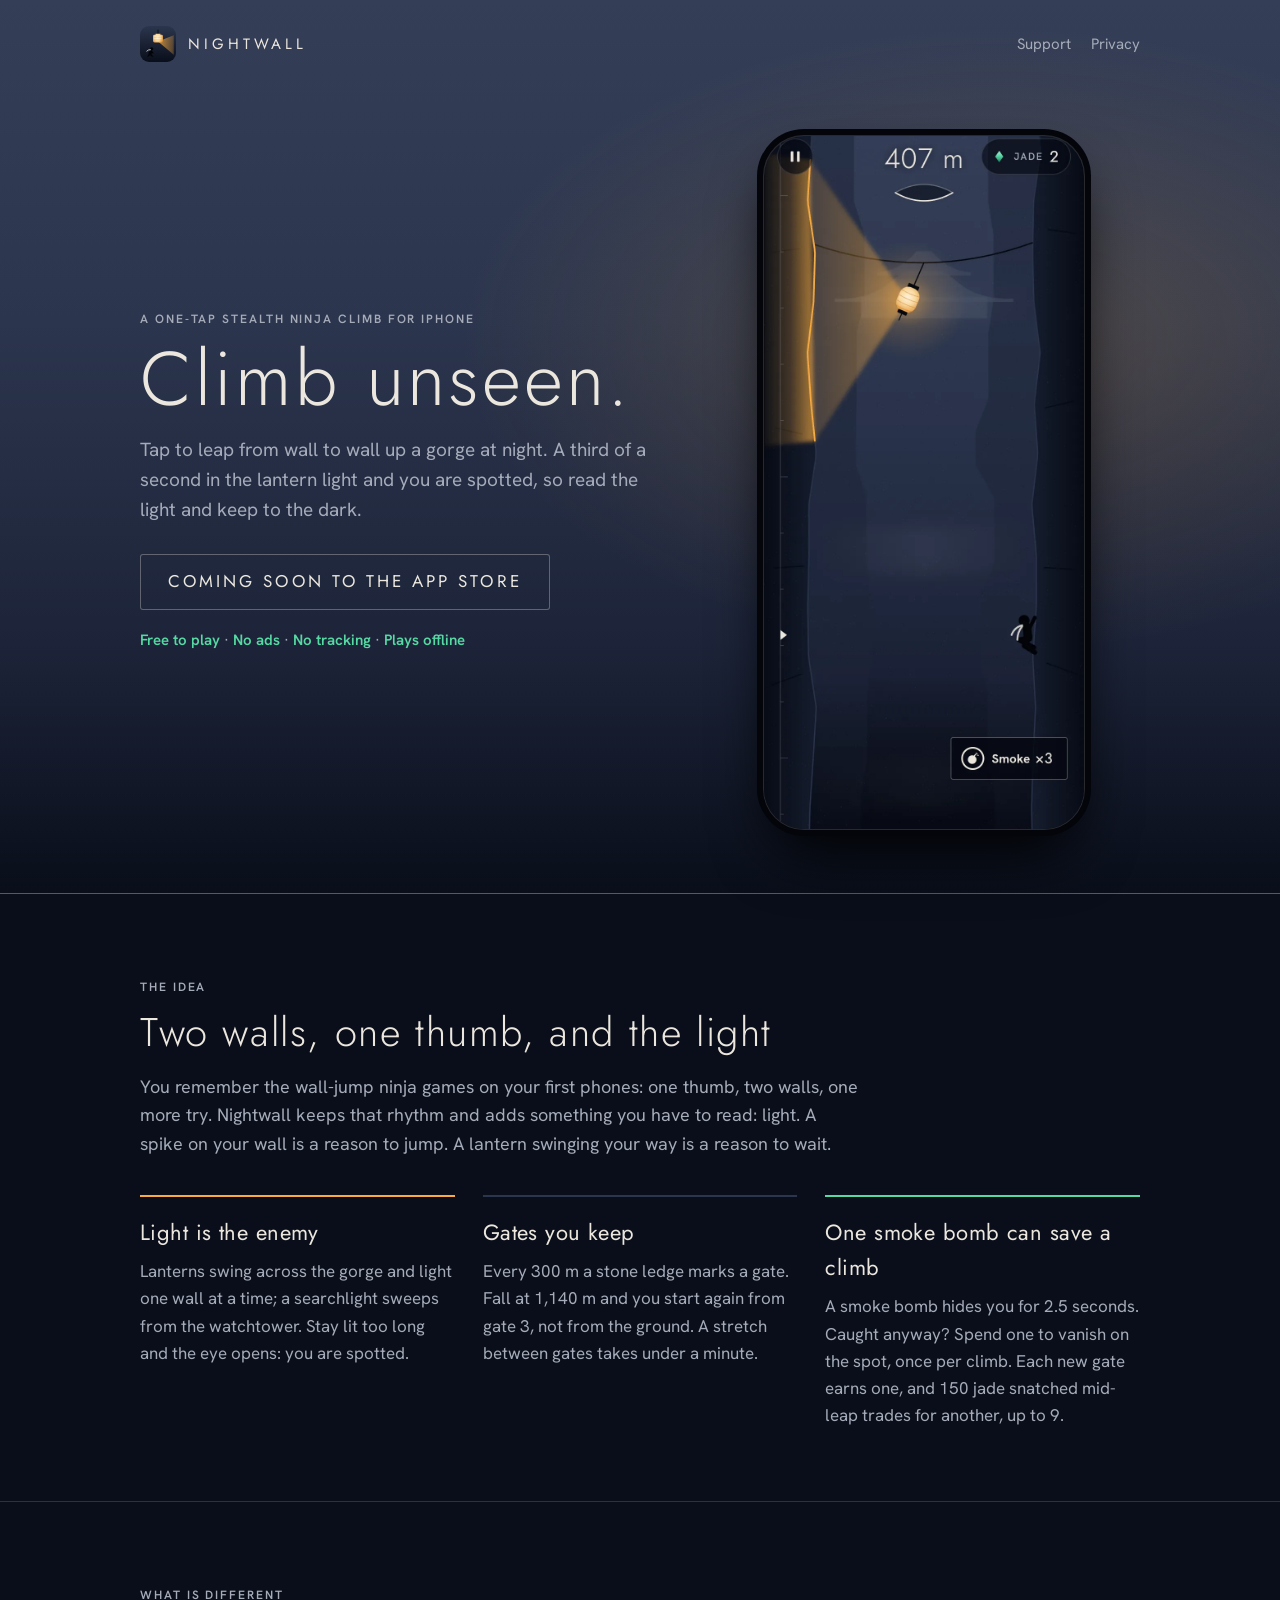
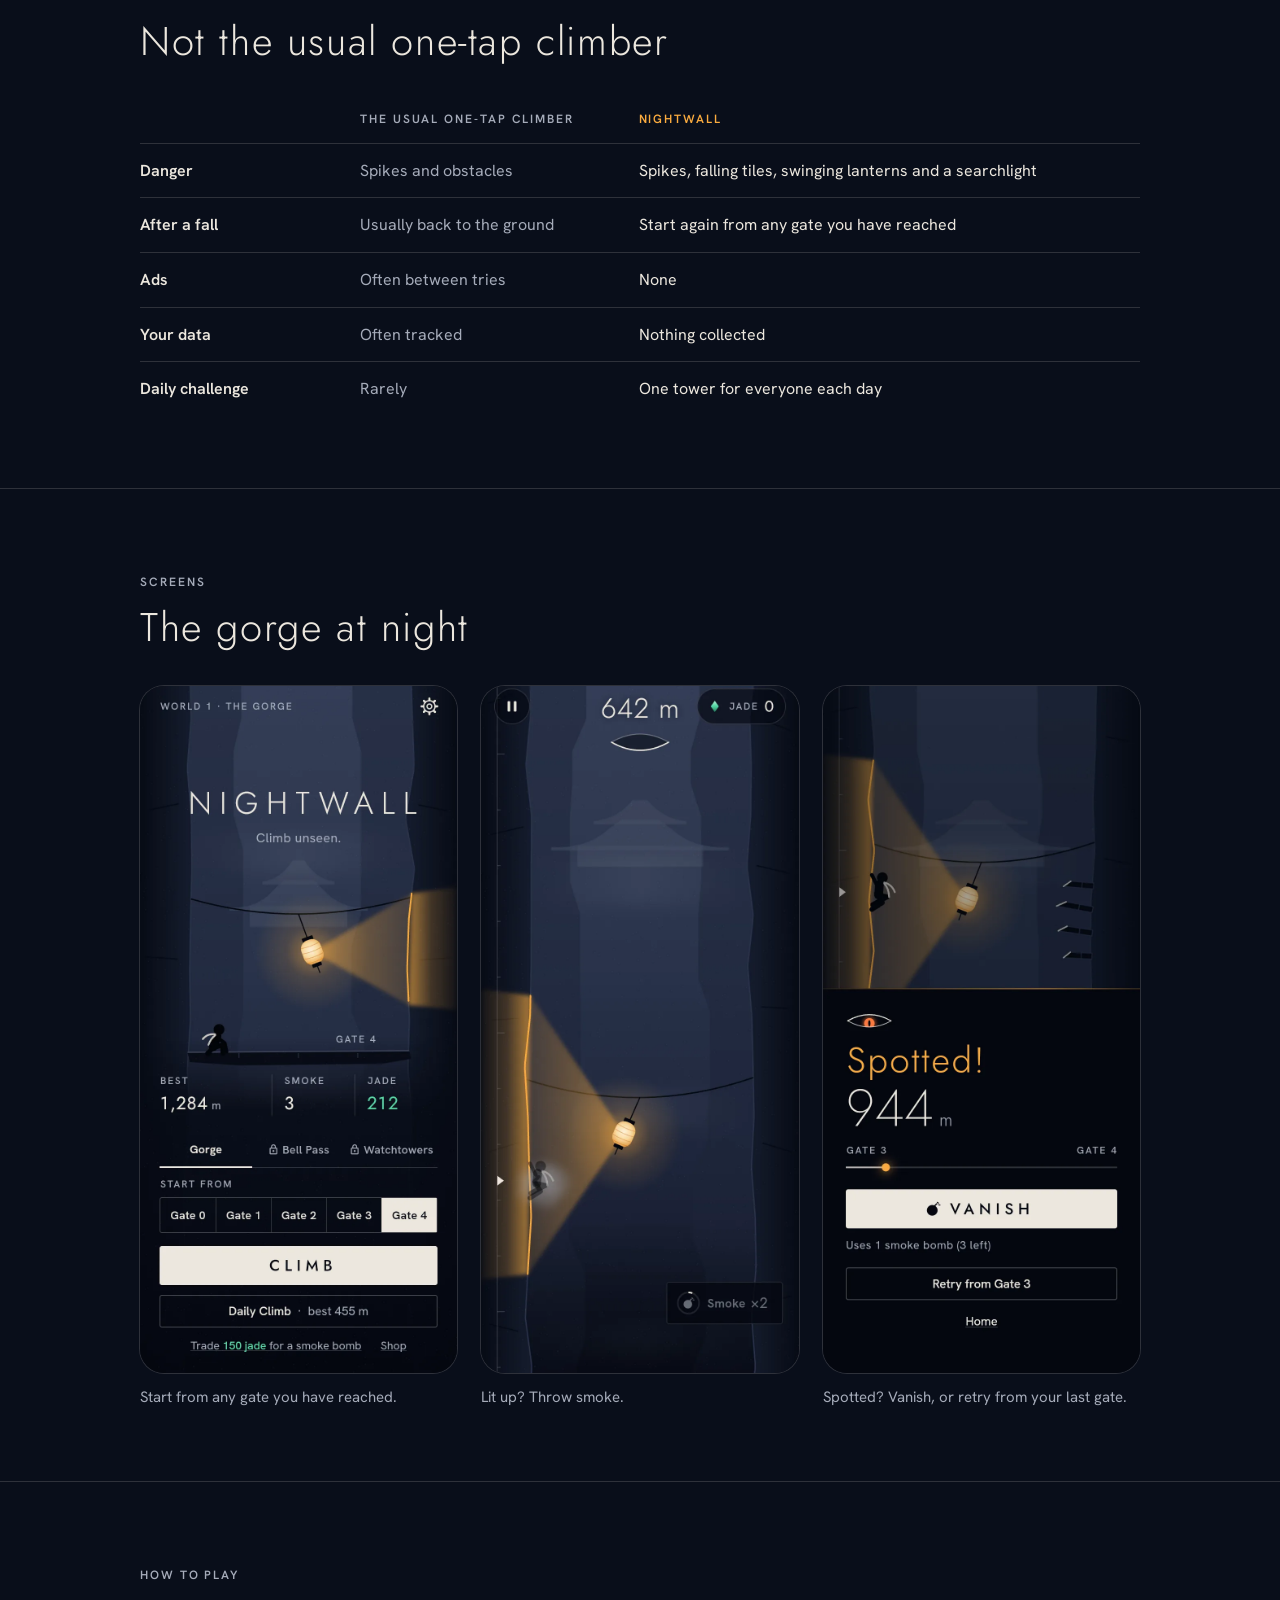
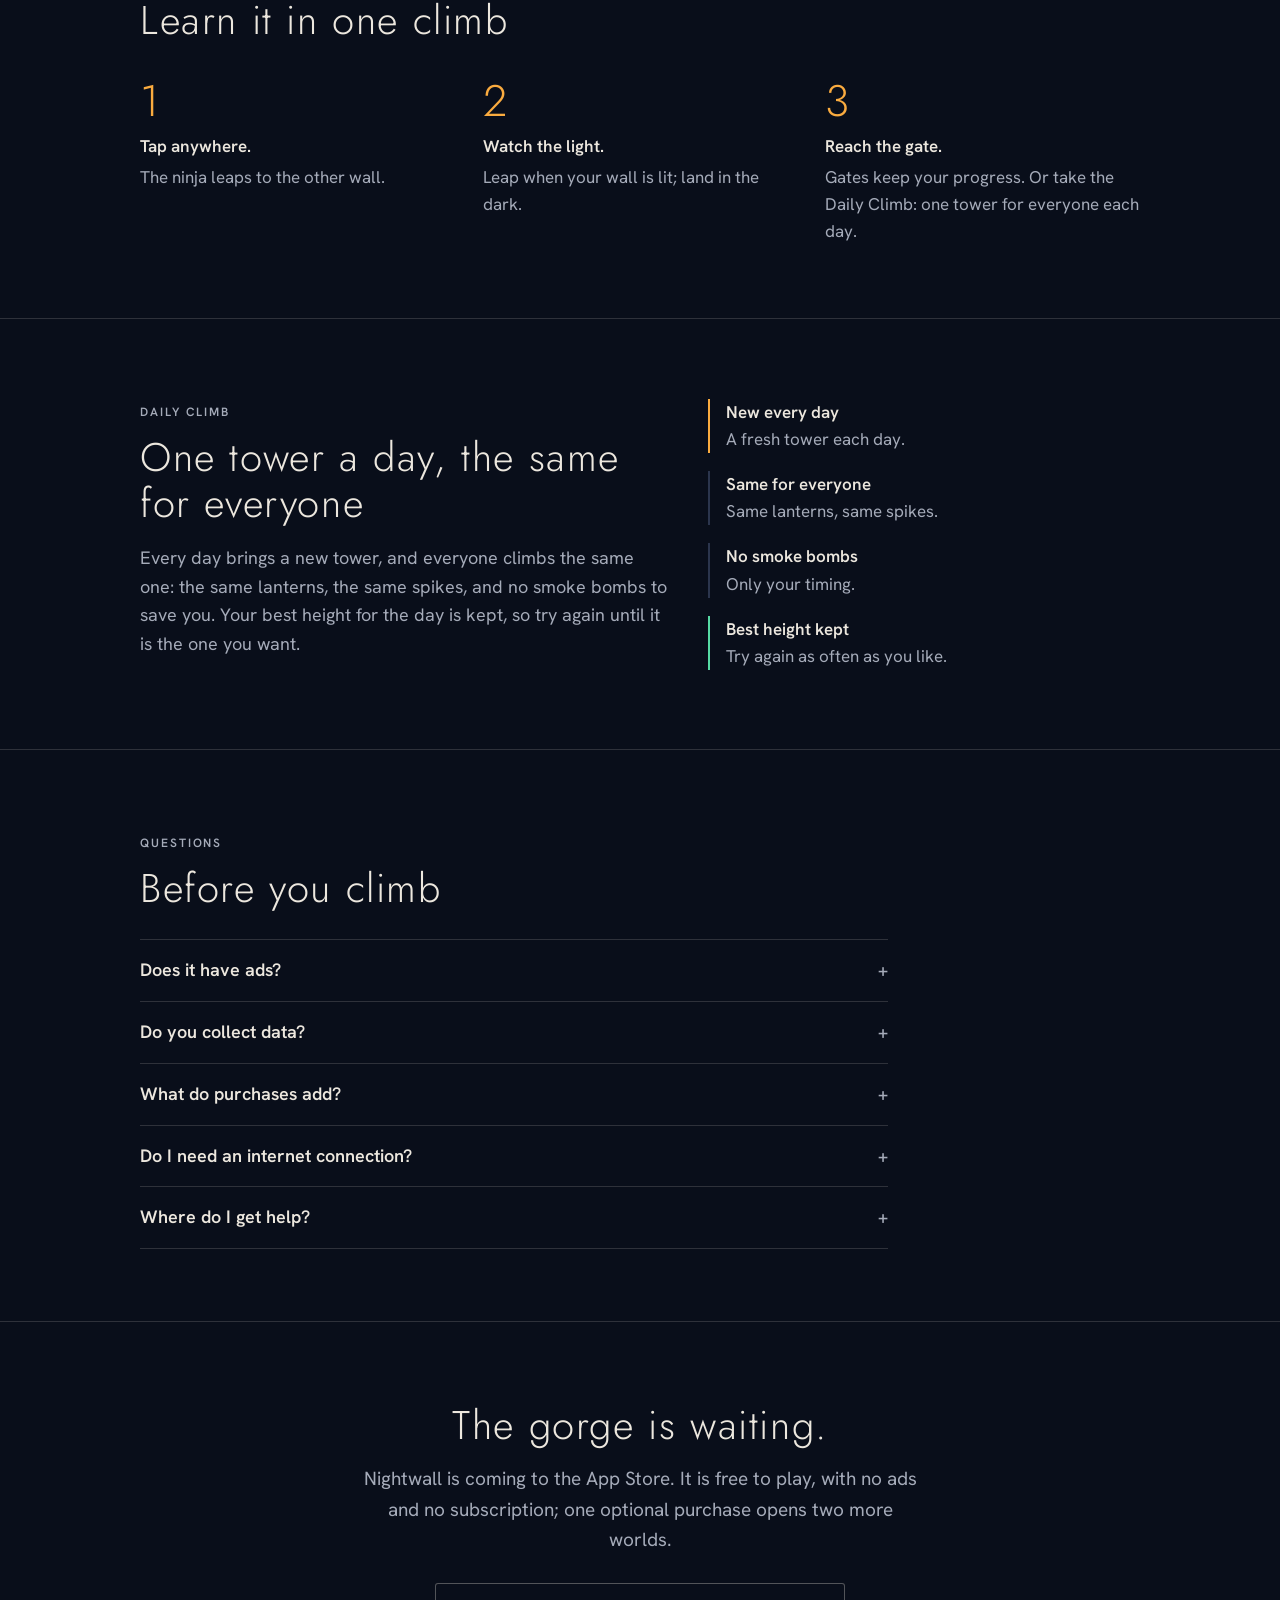
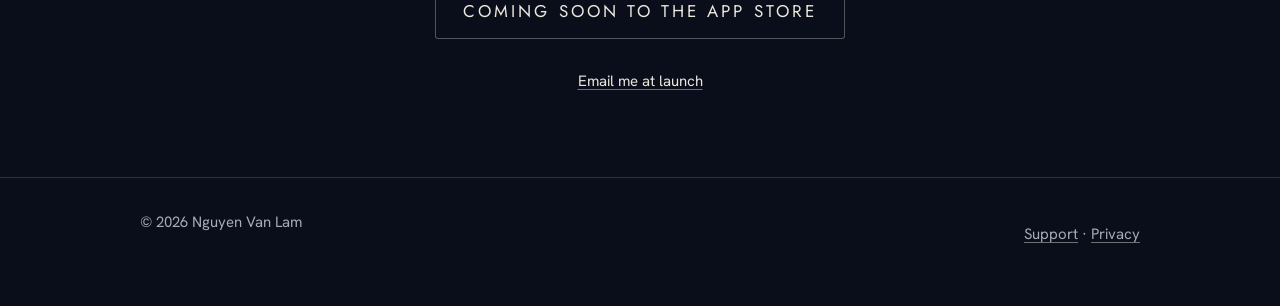
<file: index.html>
<!doctype html>
<html lang="en">
<head>
<meta charset="utf-8">
<meta name="viewport" content="width=device-width, initial-scale=1">
<title>Nightwall: Stealth Ninja Climb for iPhone — Climb unseen.</title>
<meta name="description" content="A one-tap stealth ninja climb for iPhone. Leap between cliff walls up a gorge at night and stay out of the lantern light. No ads, no tracking, plays offline.">
<link rel="canonical" href="https://nguyenvanlamm.github.io/nightwall-site/">
<link rel="alternate" type="text/markdown" href="index.html.md">
<link rel="describedby" href="llms.txt">
<link rel="icon" href="assets/img/favicon.svg" type="image/svg+xml">
<link rel="apple-touch-icon" href="assets/img/apple-touch-icon.png">
<meta name="theme-color" content="#090e1a">
<meta property="og:type" content="website">
<meta property="og:site_name" content="Nightwall">
<meta property="og:locale" content="en_US">
<meta property="og:title" content="Nightwall: Stealth Ninja Climb · Climb unseen.">
<meta property="og:description" content="A one-tap ninja climb through a gorge at night. Stay out of the lantern light. No ads, no tracking, plays offline.">
<meta property="og:url" content="https://nguyenvanlamm.github.io/nightwall-site/">
<meta property="og:image" content="https://nguyenvanlamm.github.io/nightwall-site/assets/img/share-card.jpg">
<meta property="og:image:width" content="1200">
<meta property="og:image:height" content="630">
<meta property="og:image:alt" content="Nightwall: Climb unseen. A ninja clings to the dark wall of a night gorge while a lantern lights the other wall.">
<meta name="twitter:card" content="summary_large_image">
<link rel="stylesheet" href="assets/site.css">
<script type="application/ld+json">
{
  "@context": "https://schema.org",
  "@graph": [
    {
      "@type": "WebSite",
      "@id": "https://nguyenvanlamm.github.io/nightwall-site/#website",
      "name": "Nightwall",
      "url": "https://nguyenvanlamm.github.io/nightwall-site/",
      "inLanguage": "en",
      "publisher": {
        "@id": "https://nguyenvanlamm.github.io/nightwall-site/#author"
      }
    },
    {
      "@type": "Person",
      "@id": "https://nguyenvanlamm.github.io/nightwall-site/#author",
      "name": "Nguyen Van Lam"
    },
    {
      "@type": "VideoGame",
      "@id": "https://nguyenvanlamm.github.io/nightwall-site/#game",
      "name": "Nightwall",
      "alternateName": "Nightwall: Stealth Ninja Climb",
      "description": "A one-tap stealth ninja climbing game: leap from wall to wall up a gorge at night and stay out of the lantern light. Gates every 300 meters, a Daily Climb, smoke bombs. No ads, no tracking, plays offline.",
      "url": "https://nguyenvanlamm.github.io/nightwall-site/",
      "image": "https://nguyenvanlamm.github.io/nightwall-site/assets/img/share-card.jpg",
      "screenshot": [
        "https://nguyenvanlamm.github.io/nightwall-site/assets/img/game.webp",
        "https://nguyenvanlamm.github.io/nightwall-site/assets/img/spotted.webp",
        "https://nguyenvanlamm.github.io/nightwall-site/assets/img/home.webp"
      ],
      "gamePlatform": "iPhone",
      "operatingSystem": "iOS 15 or later",
      "applicationCategory": "GameApplication",
      "genre": [
        "Arcade",
        "Action"
      ],
      "playMode": "SinglePlayer",
      "inLanguage": "en",
      "isAccessibleForFree": true,
      "author": {
        "@id": "https://nguyenvanlamm.github.io/nightwall-site/#author"
      },
      "publisher": {
        "@id": "https://nguyenvanlamm.github.io/nightwall-site/#author"
      }
    },
    {
      "@type": "FAQPage",
      "@id": "https://nguyenvanlamm.github.io/nightwall-site/#faq",
      "isPartOf": {
        "@id": "https://nguyenvanlamm.github.io/nightwall-site/#website"
      },
      "mainEntity": [
        {
          "@type": "Question",
          "name": "Does it have ads?",
          "acceptedAnswer": {
            "@type": "Answer",
            "text": "No. There are no ads anywhere in Nightwall, and no ad-based rewards."
          }
        },
        {
          "@type": "Question",
          "name": "Do you collect data?",
          "acceptedAnswer": {
            "@type": "Answer",
            "text": "No. Your progress is stored only on your device. There is no account, no analytics and no tracking. Purchases go through Apple; we never see your payment details."
          }
        },
        {
          "@type": "Question",
          "name": "What do purchases add?",
          "acceptedAnswer": {
            "@type": "Answer",
            "text": "The game is free to play. Full Tower, a one-time purchase, opens two more worlds: The Bell Pass and The Watchtowers. Smoke-bomb packs add 5 or 15 smoke bombs. You can restore purchases on a new device from the settings on the home screen."
          }
        },
        {
          "@type": "Question",
          "name": "Do I need an internet connection?",
          "acceptedAnswer": {
            "@type": "Answer",
            "text": "No. Nightwall plays fully offline. The App Store is only needed to make or restore a purchase."
          }
        },
        {
          "@type": "Question",
          "name": "Where do I get help?",
          "acceptedAnswer": {
            "@type": "Answer",
            "text": "See the support page, or write to lamnv260398@gmail.com."
          }
        }
      ]
    }
  ]
}
</script>
</head>
<body>
<header class="hero">
  <div class="wrap">
    <div class="top">
      <a class="brand" href="./"><img src="assets/img/icon.svg" alt="" width="36" height="36"><span>NIGHTWALL</span></a>
      <nav><a href="support.html">Support</a><a href="privacy.html">Privacy</a></nav>
    </div>
    <div class="hero-grid">
      <div>
        <p class="caps">A one-tap stealth ninja climb for iPhone</p>
        <h1>Climb unseen.</h1>
        <p class="lede">Tap to leap from wall to wall up a gorge at night. A third of a second in the lantern light and you are spotted, so read the light and keep to the dark.</p>
        <a class="cta" aria-disabled="true">Coming soon to the App Store</a>
        <p class="trust"><b>Free to play</b> · <b>No ads</b> · <b>No tracking</b> · <b>Plays offline</b></p>
      </div>
      <div class="phone"><img src="assets/img/game.webp" width="780" height="1688" alt="Nightwall gameplay: the ninja clings to the dark wall while a lantern lights the opposite wall; the height reads 407 m and the detection eye is closed."></div>
    </div>
  </div>
</header>

<main>
  <section>
    <div class="wrap">
      <p class="caps">The idea</p>
      <h2>Two walls, one thumb, and the light</h2>
      <p class="intro">You remember the wall-jump ninja games on your first phones: one thumb, two walls, one more try. Nightwall keeps that rhythm and adds something you have to read: light. A spike on your wall is a reason to jump. A lantern swinging your way is a reason to wait.</p>
      <div class="features">
        <div class="feature light">
          <h3>Light is the enemy</h3>
          <p>Lanterns swing across the gorge and light one wall at a time; a searchlight sweeps from the watchtower. Stay lit too long and the eye opens: you are spotted.</p>
        </div>
        <div class="feature">
          <h3>Gates you keep</h3>
          <p>Every 300 m a stone ledge marks a gate. Fall at 1,140 m and you start again from gate 3, not from the ground. A stretch between gates takes under a minute.</p>
        </div>
        <div class="feature jade">
          <h3>One smoke bomb can save a climb</h3>
          <p>A smoke bomb hides you for 2.5 seconds. Caught anyway? Spend one to vanish on the spot, once per climb. Each new gate earns one, and 150 jade snatched mid-leap trades for another, up to 9.</p>
        </div>
      </div>
    </div>
  </section>

  <section>
    <div class="wrap">
      <p class="caps">What is different</p>
      <h2>Not the usual one-tap climber</h2>
      <div class="compare-wrap">
        <table class="compare">
          <thead><tr><th scope="col"><span class="visually-hidden">Topic</span></th><th scope="col">The usual one-tap climber</th><th scope="col">Nightwall</th></tr></thead>
          <tbody>
            <tr><th scope="row">Danger</th><td>Spikes and obstacles</td><td>Spikes, falling tiles, swinging lanterns and a searchlight</td></tr>
            <tr><th scope="row">After a fall</th><td>Usually back to the ground</td><td>Start again from any gate you have reached</td></tr>
            <tr><th scope="row">Ads</th><td>Often between tries</td><td>None</td></tr>
            <tr><th scope="row">Your data</th><td>Often tracked</td><td>Nothing collected</td></tr>
            <tr><th scope="row">Daily challenge</th><td>Rarely</td><td>One tower for everyone each day</td></tr>
          </tbody>
        </table>
      </div>
    </div>
  </section>

  <section>
    <div class="wrap">
      <p class="caps">Screens</p>
      <h2>The gorge at night</h2>
      <div class="shots">
        <figure><img src="assets/img/home.webp" width="780" height="1688" loading="lazy" alt="Home screen: the title Nightwall over the gorge at gate 4, with best height, smoke bombs, jade and the Climb button."><figcaption>Start from any gate you have reached.</figcaption></figure>
        <figure><img src="assets/img/smoke.webp" width="780" height="1688" loading="lazy" alt="Smoke: the ninja hides in a puff of smoke on the lit wall while the eye stays shut; the Smoke button is cooling down."><figcaption>Lit up? Throw smoke.</figcaption></figure>
        <figure><img src="assets/img/spotted.webp" width="780" height="1688" loading="lazy" alt="Spotted: the ninja caught in amber light, the run ending at 944 m with Vanish and Retry from Gate 3."><figcaption>Spotted? Vanish, or retry from your last gate.</figcaption></figure>
      </div>
    </div>
  </section>

  <section>
    <div class="wrap">
      <p class="caps">How to play</p>
      <h2>Learn it in one climb</h2>
      <ol class="steps">
        <li><b>Tap anywhere.</b><span>The ninja leaps to the other wall.</span></li>
        <li><b>Watch the light.</b><span>Leap when your wall is lit; land in the dark.</span></li>
        <li><b>Reach the gate.</b><span>Gates keep your progress. Or take the Daily Climb: one tower for everyone each day.</span></li>
      </ol>
    </div>
  </section>

  <section>
    <div class="wrap daily">
      <div>
        <p class="caps">Daily Climb</p>
        <h2>One tower a day, the same for everyone</h2>
        <p class="intro">Every day brings a new tower, and everyone climbs the same one: the same lanterns, the same spikes, and no smoke bombs to save you. Your best height for the day is kept, so try again until it is the one you want.</p>
      </div>
      <ul class="facts">
        <li><b>New every day</b><span>A fresh tower each day.</span></li>
        <li><b>Same for everyone</b><span>Same lanterns, same spikes.</span></li>
        <li><b>No smoke bombs</b><span>Only your timing.</span></li>
        <li><b>Best height kept</b><span>Try again as often as you like.</span></li>
      </ul>
    </div>
  </section>

  <section>
    <div class="wrap">
      <p class="caps">Questions</p>
      <h2>Before you climb</h2>
      <div class="faq">
        <details><summary>Does it have ads?</summary><p>No. There are no ads anywhere in Nightwall, and no ad-based rewards.</p></details>
        <details><summary>Do you collect data?</summary><p>No. Your progress is stored only on your device. There is no account, no analytics and no tracking. Purchases go through Apple; we never see your payment details. Read the <a href="privacy.html">privacy policy</a>.</p></details>
        <details><summary>What do purchases add?</summary><p>The game is free to play. Full Tower, a one-time purchase, opens two more worlds: The Bell Pass and The Watchtowers. Smoke-bomb packs add 5 or 15 smoke bombs. You can restore purchases on a new device from the settings on the home screen.</p></details>
        <details><summary>Do I need an internet connection?</summary><p>No. Nightwall plays fully offline. The App Store is only needed to make or restore a purchase.</p></details>
        <details><summary>Where do I get help?</summary><p>See the <a href="support.html">support page</a>, or write to <a href="mailto:lamnv260398@gmail.com">lamnv260398@gmail.com</a>.</p></details>
      </div>
    </div>
  </section>

  <section class="final">
    <div class="wrap">
      <h2>The gorge is waiting.</h2>
      <p class="lede">Nightwall is coming to the App Store. It is free to play, with no ads and no subscription; one optional purchase opens two more worlds.</p>
      <a class="cta" aria-disabled="true">Coming soon to the App Store</a>
      <p class="notify"><a href="mailto:lamnv260398@gmail.com?subject=Tell%20me%20when%20Nightwall%20launches">Email me at launch</a></p>
    </div>
  </section>
</main>

<div class="wrap">
  <footer>
    <span>© 2026 Nguyen Van Lam</span>
    <span><a href="support.html">Support</a> · <a href="privacy.html">Privacy</a></span>
  </footer>
</div>
</body>
</html>
</file>
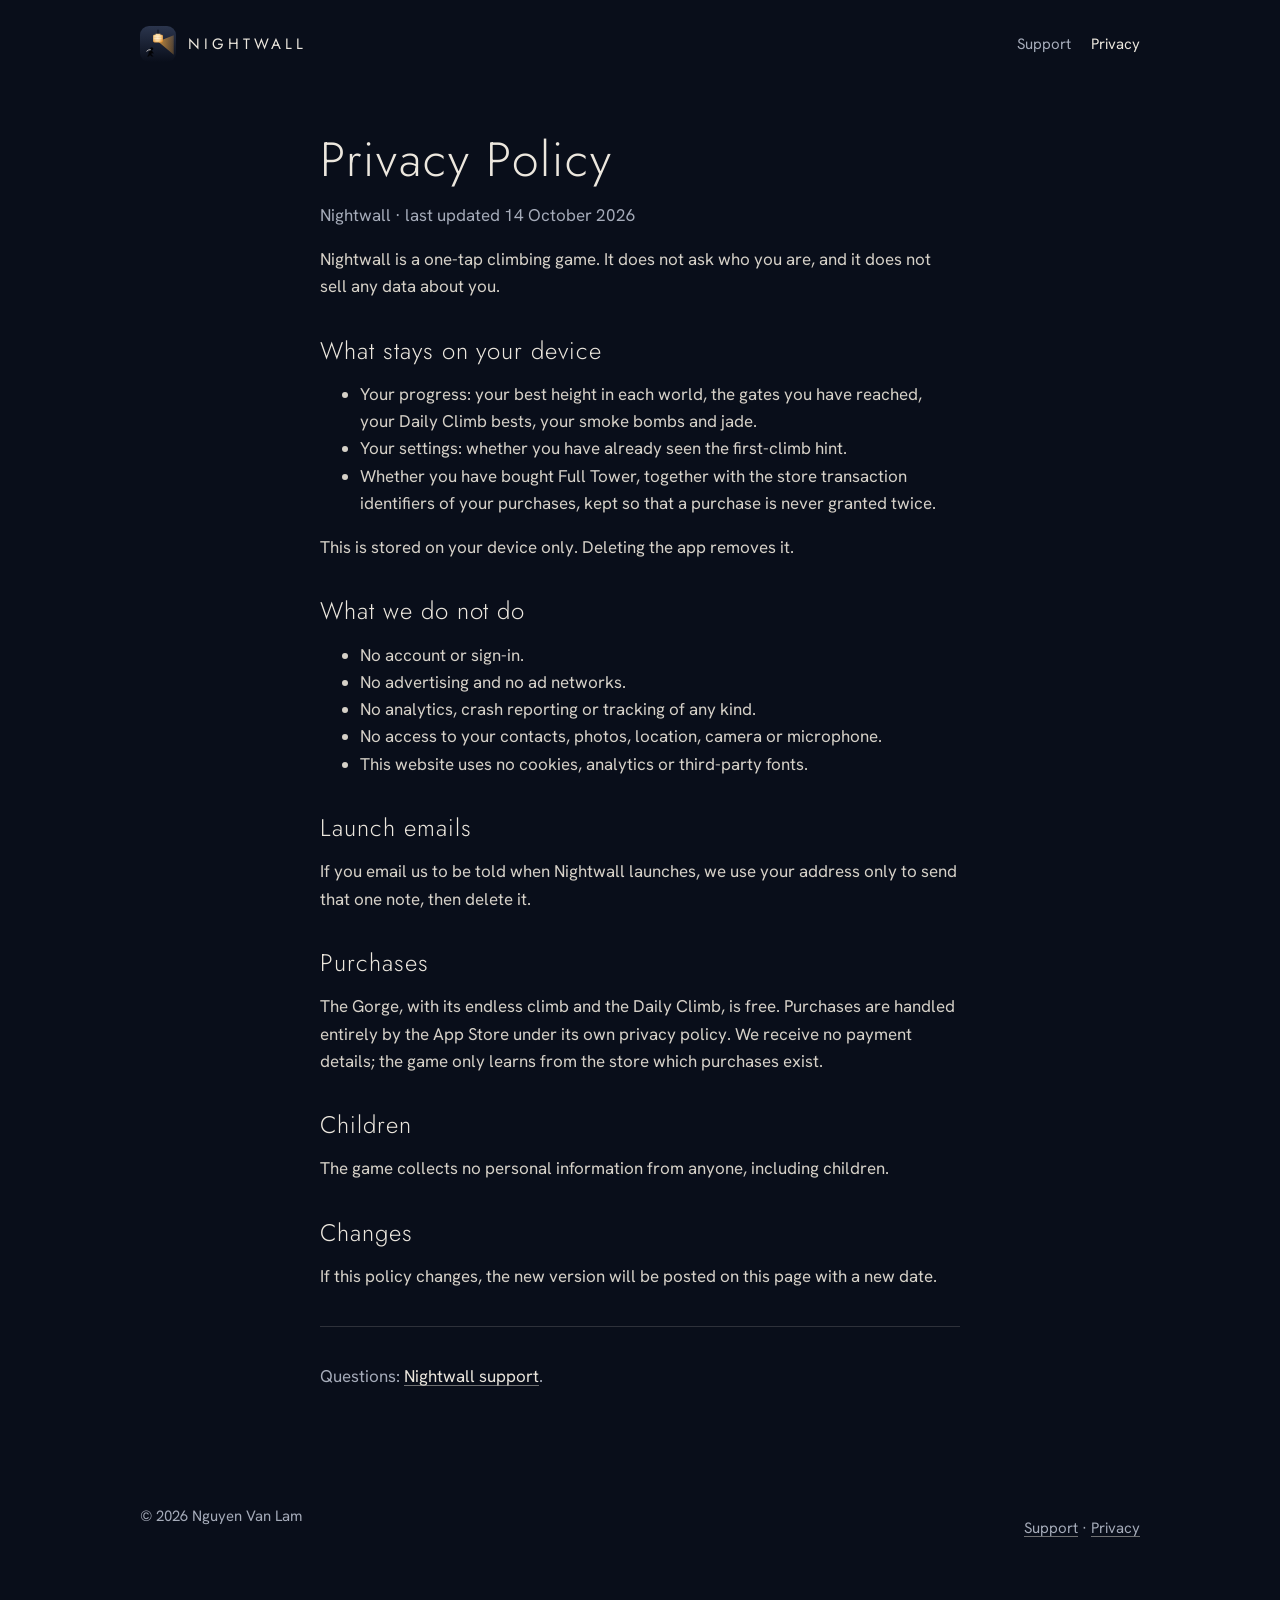
<file: privacy.html>
<!doctype html>
<html lang="en">
<head>
<meta charset="utf-8">
<meta name="viewport" content="width=device-width, initial-scale=1">
<title>Nightwall Privacy Policy</title>
<meta name="description" content="Nightwall privacy policy: what the game stores, what it never collects, and how purchases work.">
<link rel="canonical" href="https://nguyenvanlamm.github.io/nightwall-site/privacy.html">
<link rel="alternate" type="text/markdown" href="privacy.html.md">
<link rel="describedby" href="llms.txt">
<meta property="og:type" content="website">
<meta property="og:site_name" content="Nightwall">
<meta property="og:locale" content="en_US">
<meta property="og:title" content="Nightwall Privacy Policy">
<meta property="og:description" content="Nightwall privacy policy: what the game stores, what it never collects, and how purchases work.">
<meta property="og:url" content="https://nguyenvanlamm.github.io/nightwall-site/privacy.html">
<meta property="og:image" content="https://nguyenvanlamm.github.io/nightwall-site/assets/img/share-card.jpg">
<meta property="og:image:width" content="1200">
<meta property="og:image:height" content="630">
<meta property="og:image:alt" content="Nightwall: Climb unseen. A ninja clings to the dark wall of a night gorge while a lantern lights the other wall.">
<meta name="twitter:card" content="summary_large_image">
<script type="application/ld+json">
{
  "@context": "https://schema.org",
  "@type": "WebPage",
  "@id": "https://nguyenvanlamm.github.io/nightwall-site/privacy.html",
  "name": "Nightwall Privacy Policy",
  "url": "https://nguyenvanlamm.github.io/nightwall-site/privacy.html",
  "description": "Nightwall privacy policy: what the game stores, what it never collects, and how purchases work.",
  "inLanguage": "en",
  "isPartOf": {
    "@id": "https://nguyenvanlamm.github.io/nightwall-site/#website"
  },
  "about": {
    "@id": "https://nguyenvanlamm.github.io/nightwall-site/#game"
  }
}
</script>
<link rel="icon" href="assets/img/favicon.svg" type="image/svg+xml">
<link rel="apple-touch-icon" href="assets/img/apple-touch-icon.png">
<meta name="theme-color" content="#090e1a">
<link rel="stylesheet" href="assets/site.css">
</head>
<body>
<div class="wrap"><div class="top">
  <a class="brand" href="./"><img src="assets/img/icon.svg" alt="" width="36" height="36"><span>NIGHTWALL</span></a>
  <nav><a href="support.html">Support</a><a href="privacy.html" aria-current="page">Privacy</a></nav>
</div></div>
<main class="doc">
  <h1>Privacy Policy</h1>
  <p class="muted">Nightwall · last updated 14 October 2026</p>

  <p>Nightwall is a one-tap climbing game. It does not ask who you are, and it does not sell any data about you.</p>

  <h2>What stays on your device</h2>
  <ul>
    <li>Your progress: your best height in each world, the gates you have reached, your Daily Climb bests, your smoke bombs and jade.</li>
    <li>Your settings: whether you have already seen the first-climb hint.</li>
    <li>Whether you have bought Full Tower, together with the store transaction identifiers of your purchases, kept so that a purchase is never granted twice.</li>
  </ul>
  <p>This is stored on your device only. Deleting the app removes it.</p>

  <h2>What we do not do</h2>
  <ul>
    <li>No account or sign-in.</li>
    <li>No advertising and no ad networks.</li>
    <li>No analytics, crash reporting or tracking of any kind.</li>
    <li>No access to your contacts, photos, location, camera or microphone.</li>
    <li>This website uses no cookies, analytics or third-party fonts.</li>
  </ul>

  <h2>Launch emails</h2>
  <p>If you email us to be told when Nightwall launches, we use your address only to send that one note, then delete it.</p>

  <h2>Purchases</h2>
  <p>The Gorge, with its endless climb and the Daily Climb, is free. Purchases are handled entirely by the App Store under its own privacy policy. We receive no payment details; the game only learns from the store which purchases exist.</p>

  <h2>Children</h2>
  <p>The game collects no personal information from anyone, including children.</p>

  <h2>Changes</h2>
  <p>If this policy changes, the new version will be posted on this page with a new date.</p>

  <hr>
  <p class="muted">Questions: <a href="support.html">Nightwall support</a>.</p>
</main>
<div class="wrap">
  <footer>
    <span>© 2026 Nguyen Van Lam</span>
    <span><a href="support.html">Support</a> · <a href="privacy.html">Privacy</a></span>
  </footer>
</div>
</body>
</html>
</file>
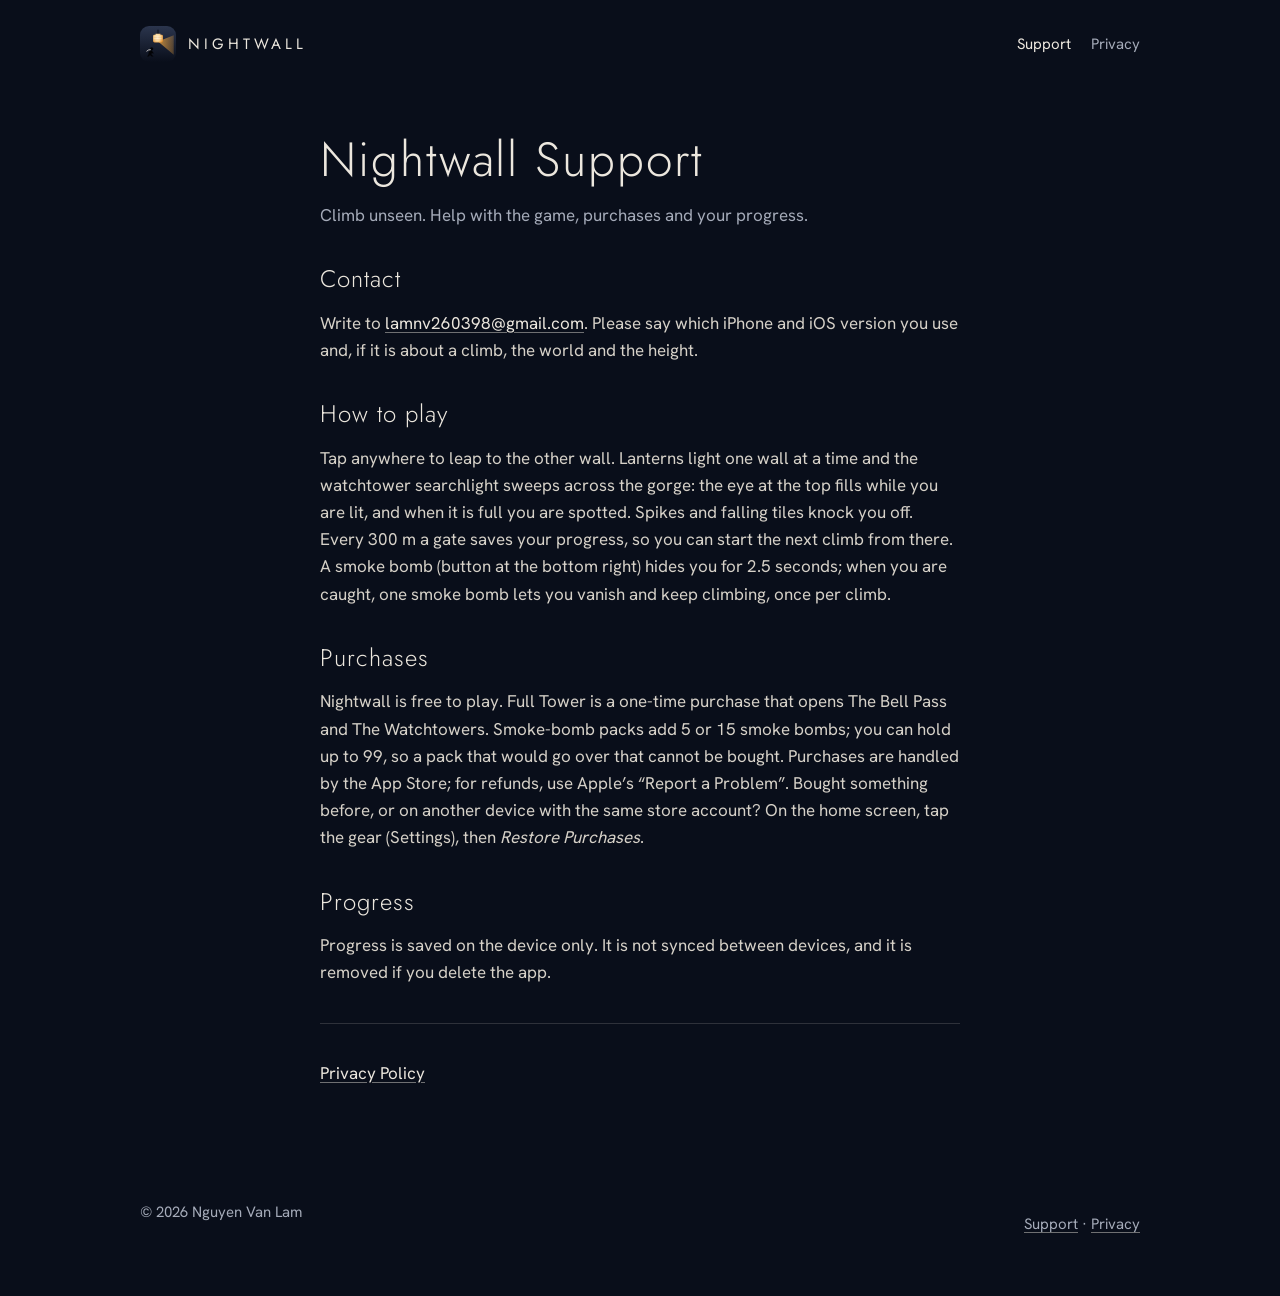
<file: support.html>
<!doctype html>
<html lang="en">
<head>
<meta charset="utf-8">
<meta name="viewport" content="width=device-width, initial-scale=1">
<title>Nightwall Support</title>
<meta name="description" content="Help with Nightwall: contact, how to play, purchases and restoring, progress.">
<link rel="canonical" href="https://nguyenvanlamm.github.io/nightwall-site/support.html">
<link rel="alternate" type="text/markdown" href="support.html.md">
<link rel="describedby" href="llms.txt">
<meta property="og:type" content="website">
<meta property="og:site_name" content="Nightwall">
<meta property="og:locale" content="en_US">
<meta property="og:title" content="Nightwall Support">
<meta property="og:description" content="Help with Nightwall: contact, how to play, purchases and restoring, progress.">
<meta property="og:url" content="https://nguyenvanlamm.github.io/nightwall-site/support.html">
<meta property="og:image" content="https://nguyenvanlamm.github.io/nightwall-site/assets/img/share-card.jpg">
<meta property="og:image:width" content="1200">
<meta property="og:image:height" content="630">
<meta property="og:image:alt" content="Nightwall: Climb unseen. A ninja clings to the dark wall of a night gorge while a lantern lights the other wall.">
<meta name="twitter:card" content="summary_large_image">
<script type="application/ld+json">
{
  "@context": "https://schema.org",
  "@type": "ContactPage",
  "@id": "https://nguyenvanlamm.github.io/nightwall-site/support.html",
  "name": "Nightwall Support",
  "url": "https://nguyenvanlamm.github.io/nightwall-site/support.html",
  "description": "Help with Nightwall: contact, how to play, purchases and restoring, progress.",
  "inLanguage": "en",
  "isPartOf": {
    "@id": "https://nguyenvanlamm.github.io/nightwall-site/#website"
  },
  "about": {
    "@id": "https://nguyenvanlamm.github.io/nightwall-site/#game"
  }
}
</script>
<link rel="icon" href="assets/img/favicon.svg" type="image/svg+xml">
<link rel="apple-touch-icon" href="assets/img/apple-touch-icon.png">
<meta name="theme-color" content="#090e1a">
<link rel="stylesheet" href="assets/site.css">
</head>
<body>
<div class="wrap"><div class="top">
  <a class="brand" href="./"><img src="assets/img/icon.svg" alt="" width="36" height="36"><span>NIGHTWALL</span></a>
  <nav><a href="support.html" aria-current="page">Support</a><a href="privacy.html">Privacy</a></nav>
</div></div>
<main class="doc">
  <h1>Nightwall Support</h1>
  <p class="muted">Climb unseen. Help with the game, purchases and your progress.</p>

  <h2>Contact</h2>
  <p>Write to <a href="mailto:lamnv260398@gmail.com">lamnv260398@gmail.com</a>. Please say which iPhone and iOS version you use and, if it is about a climb, the world and the height.</p>

  <h2>How to play</h2>
  <p>Tap anywhere to leap to the other wall. Lanterns light one wall at a time and the watchtower searchlight sweeps across the gorge: the eye at the top fills while you are lit, and when it is full you are spotted. Spikes and falling tiles knock you off. Every 300 m a gate saves your progress, so you can start the next climb from there. A smoke bomb (button at the bottom right) hides you for 2.5 seconds; when you are caught, one smoke bomb lets you vanish and keep climbing, once per climb.</p>

  <h2>Purchases</h2>
  <p>Nightwall is free to play. Full Tower is a one-time purchase that opens The Bell Pass and The Watchtowers. Smoke-bomb packs add 5 or 15 smoke bombs; you can hold up to 99, so a pack that would go over that cannot be bought. Purchases are handled by the App Store; for refunds, use Apple’s “Report a Problem”. Bought something before, or on another device with the same store account? On the home screen, tap the gear (Settings), then <em>Restore Purchases</em>.</p>

  <h2>Progress</h2>
  <p>Progress is saved on the device only. It is not synced between devices, and it is removed if you delete the app.</p>

  <hr>
  <p class="muted"><a href="privacy.html">Privacy Policy</a></p>
</main>
<div class="wrap">
  <footer>
    <span>© 2026 Nguyen Van Lam</span>
    <span><a href="support.html">Support</a> · <a href="privacy.html">Privacy</a></span>
  </footer>
</div>
</body>
</html>
</file>
<file: assets/site.css>
/* Nightwall site — same palette and type as the game (direction B). Fonts are self-hosted
   (OFL, see assets/fonts/*_ofl.txt) so the site makes no third-party requests. WOFF2 first (a third of
   the TTF size), TTF kept as the fallback. */
@font-face { font-family: Jost; font-weight: 300; font-display: swap; src: url(fonts/jost_300.woff2) format("woff2"), url(fonts/jost_300.ttf) format("truetype"); }
@font-face { font-family: Jost; font-weight: 400; font-display: swap; src: url(fonts/jost_400.woff2) format("woff2"), url(fonts/jost_400.ttf) format("truetype"); }
@font-face { font-family: "Hanken Grotesk"; font-weight: 400; font-display: swap; src: url(fonts/hanken_grotesk_400.woff2) format("woff2"), url(fonts/hanken_grotesk_400.ttf) format("truetype"); }
@font-face { font-family: "Hanken Grotesk"; font-weight: 600; font-display: swap; src: url(fonts/hanken_grotesk_600.woff2) format("woff2"), url(fonts/hanken_grotesk_600.ttf) format("truetype"); }

:root {
  --ink0: #040710; --ink1: #090e1a; --ink2: #121828; --ink3: #1d2439; --ink4: #2b354d;
  --mist: #a5abb9; --bone: #ece7de; --amber: #faab3f; --jade: #56daa4;
  --line: rgba(236, 231, 222, 0.16);
}
* { box-sizing: border-box; }
html { background: var(--ink1); }
body {
  margin: 0; color: var(--bone); background: var(--ink1);
  font: 17px/1.6 "Hanken Grotesk", system-ui, -apple-system, sans-serif;
  -webkit-font-smoothing: antialiased;
}
a { color: var(--bone); text-decoration-color: rgba(236, 231, 222, 0.45); text-underline-offset: 3px; }
a:hover { color: var(--amber); }
.caps { font-size: 12px; font-weight: 600; letter-spacing: 0.16em; text-transform: uppercase; color: var(--mist); }
.wrap { max-width: 1040px; margin: 0 auto; padding: 0 20px; }

/* top bar */
.top { display: flex; align-items: center; justify-content: space-between; padding: 20px 0; }
.brand { display: flex; align-items: center; gap: 12px; min-height: 44px; text-decoration: none; }
.brand img { width: 36px; height: 36px; border-radius: 9px; }
.brand span { font-family: Jost; font-weight: 400; letter-spacing: 0.26em; font-size: 15px; }
.top nav a { display: inline-block; padding: 12px 0; margin-left: 20px; font-size: 15px; color: var(--mist); text-decoration: none; }
.top nav a:hover, .top nav a[aria-current="page"] { color: var(--bone); }

/* hero: the gorge itself, lit from one side */
.hero {
  background:
    radial-gradient(60% 50% at 78% 38%, rgba(250, 171, 63, 0.18), transparent 70%),
    linear-gradient(#343e57, #2b354d 36%, #1d2439 72%, #090e1a);
  border-bottom: 1px solid var(--line);
}
.hero-grid { display: grid; grid-template-columns: 1.1fr 0.9fr; gap: 40px; align-items: center; padding: 48px 0 64px; }
h1 {
  font-family: Jost; font-weight: 300; font-size: clamp(44px, 7vw, 76px); line-height: 1.02;
  letter-spacing: 0.04em; margin: 12px 0 16px;
}
.lede { font-size: 19px; color: var(--mist); max-width: 30em; margin: 0 0 28px; }
.cta {
  display: inline-flex; align-items: center; gap: 12px; min-height: 56px; padding: 0 28px;
  background: var(--bone); color: var(--ink0); border-radius: 3px; text-decoration: none;
  font-family: Jost; font-weight: 400; font-size: 17px; letter-spacing: 0.18em; text-transform: uppercase;
}
.cta:hover { color: var(--ink0); background: #fff; }
/* Until the store link exists the CTA is a status, not a button: outlined, no hover, no pointer.
   Drop aria-disabled and add the href at launch to get the filled button back. */
.cta[aria-disabled="true"], .cta[aria-disabled="true"]:hover {
  background: transparent; color: var(--bone); cursor: default;
  box-shadow: inset 0 0 0 1px rgba(236, 231, 222, 0.32);
}
.notify { margin: 18px 0 0; font-size: 15px; color: var(--mist); }
.notify a { display: inline-block; padding: 12px 0; }
.trust { margin-top: 18px; font-size: 15px; color: var(--mist); }
.trust b { color: var(--jade); font-weight: 600; }
.phone { justify-self: center; width: min(320px, 80vw); border-radius: 40px; overflow: hidden; box-shadow: 0 0 0 1px var(--line), 0 0 0 7px #03050b, 0 30px 60px -10px #000; }
.phone img { display: block; width: 100%; height: auto; }

section { padding: 72px 0; border-bottom: 1px solid var(--line); }
h2 { font-family: Jost; font-weight: 300; font-size: clamp(30px, 4vw, 40px); letter-spacing: 0.04em; line-height: 1.15; margin: 8px 0 16px; }
.intro { max-width: 40em; color: var(--mist); font-size: 18px; }

.features { display: grid; grid-template-columns: repeat(3, 1fr); gap: 28px; margin-top: 36px; }
.feature { border-top: 2px solid var(--ink4); padding-top: 18px; }
.feature.light { border-top-color: var(--amber); }
.feature.jade { border-top-color: var(--jade); }
.feature h3 { font-family: Jost; font-weight: 400; font-size: 22px; margin: 0 0 8px; letter-spacing: 0.02em; }
.feature p { margin: 0; color: var(--mist); }

.shots { display: grid; grid-template-columns: repeat(3, 1fr); gap: 24px; margin-top: 36px; }
.shots figure { margin: 0; }
.shots img { width: 100%; height: auto; border-radius: 24px; box-shadow: 0 0 0 1px var(--line); display: block; }
.shots figcaption { margin-top: 12px; font-size: 15px; color: var(--mist); }

.steps { list-style: none; counter-reset: s; padding: 0; margin: 36px 0 0; display: grid; grid-template-columns: repeat(3, 1fr); gap: 28px; }
.steps li { counter-increment: s; }
.steps li::before { content: counter(s); display: block; font-family: Jost; font-weight: 300; font-size: 44px; color: var(--amber); line-height: 1; margin-bottom: 10px; }
.steps b { display: block; font-weight: 600; margin-bottom: 4px; }
.steps span { color: var(--mist); }

.faq { max-width: 44em; margin-top: 28px; }
.faq details { border-top: 1px solid var(--line); }
.faq details:last-child { border-bottom: 1px solid var(--line); }
.faq summary { cursor: pointer; font-weight: 600; font-size: 18px; list-style: none; padding: 16px 0; }
.faq summary::-webkit-details-marker { display: none; }
.faq summary::after { content: "+"; float: right; color: var(--mist); }
.faq details[open] summary::after { content: "–"; }
.faq p { color: var(--mist); margin: 0 0 16px; }

/* Daily Climb: copy on the left, four plain facts on the right, bordered like the feature cards. */
.daily { display: grid; grid-template-columns: 1.1fr 0.9fr; gap: 40px; align-items: start; }
.facts { list-style: none; margin: 8px 0 0; padding: 0; display: grid; gap: 18px; }
.facts li { border-left: 2px solid var(--ink4); padding-left: 16px; }
.facts li:first-child { border-left-color: var(--amber); }
.facts li:last-child { border-left-color: var(--jade); }
.facts b { display: block; font-weight: 600; }
.facts span { color: var(--mist); }

/* Comparison: the Nightwall column carries bone text, the usual column stays mist. */
.compare-wrap { overflow-x: auto; margin-top: 32px; }
.compare { width: 100%; border-collapse: collapse; font-size: 16px; }
.compare th, .compare td { text-align: left; vertical-align: top; padding: 14px 16px 14px 0; border-top: 1px solid var(--line); }
.compare thead th { border-top: 0; font-size: 12px; font-weight: 600; letter-spacing: 0.16em; text-transform: uppercase; color: var(--mist); }
.compare thead th:last-child { color: var(--amber); }
.compare tbody th { font-weight: 600; width: 22%; }
.compare td { color: var(--mist); }
.compare td:last-child { color: var(--bone); }
.visually-hidden { position: absolute; width: 1px; height: 1px; overflow: hidden; clip: rect(0 0 0 0); white-space: nowrap; }

.final { text-align: center; }
.final .lede { margin-left: auto; margin-right: auto; }
footer { padding: 32px 0 48px; color: var(--mist); font-size: 15px; display: flex; flex-wrap: wrap; gap: 8px 24px; justify-content: space-between; }
footer a { display: inline-block; padding: 12px 0; color: var(--mist); }

/* document pages (privacy, support) */
.doc { max-width: 680px; margin: 0 auto; padding: 24px 20px 64px; }
.doc h1 { font-size: clamp(36px, 6vw, 48px); margin-top: 24px; }
.doc h2 { font-size: 24px; margin: 36px 0 8px; }
.doc p, .doc li { color: #d6d1c8; }
.doc .muted { color: var(--mist); }
.doc hr { border: 0; border-top: 1px solid var(--line); margin: 36px 0; }

@media (max-width: 820px) {
  .hero-grid { grid-template-columns: 1fr; padding-top: 24px; }
  .features, .steps, .shots { grid-template-columns: 1fr; }
  .shots { max-width: 260px; margin-left: auto; margin-right: auto; }
  .daily { grid-template-columns: 1fr; gap: 24px; }
  .compare { font-size: 15px; }
  .compare tbody th { width: auto; }
  section { padding: 56px 0; }
  .cta { letter-spacing: 0.08em; font-size: 15px; padding: 0 20px; }
}

/* At 320 px the wordmark and nav do not fit on one line: tighten the tracking and the gaps. */
@media (max-width: 359px) {
  .brand span { letter-spacing: 0.14em; }
  .top nav a { margin-left: 14px; }
}
</file>
